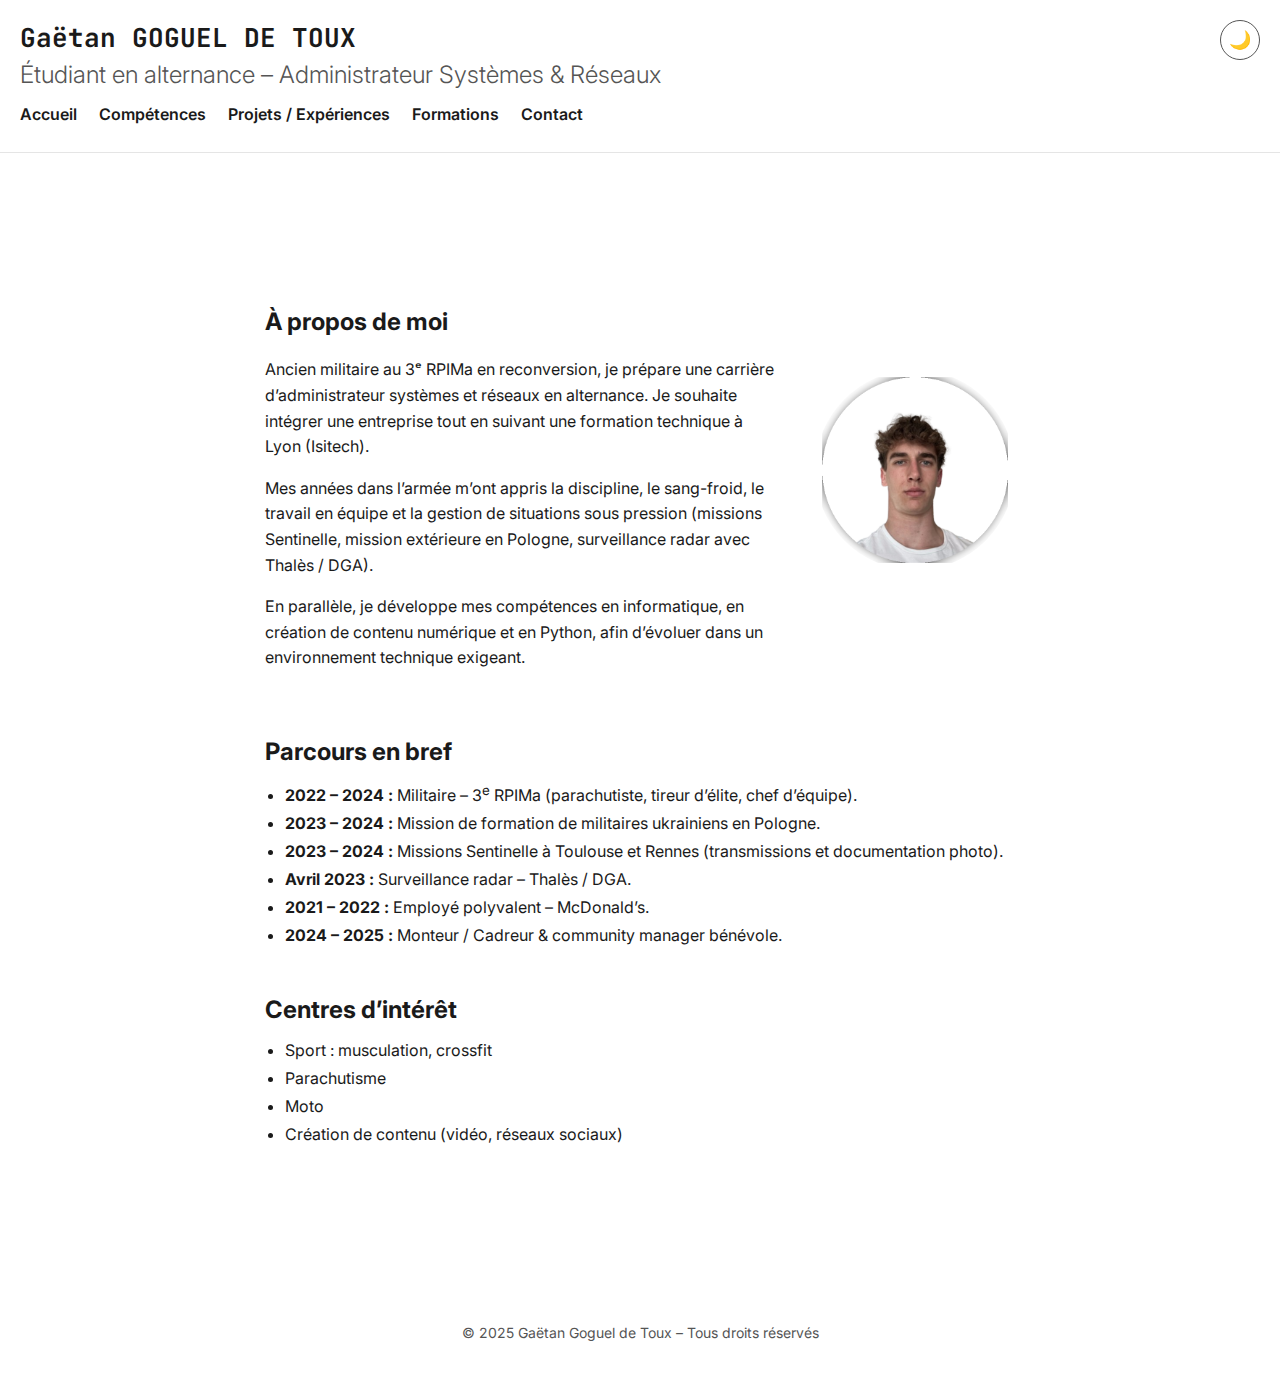
<file: index.html>
<!DOCTYPE html>
<html lang="fr">
<head>
    <meta charset="UTF-8">
    <meta name="viewport" content="width=device-width, initial-scale=1.0">
    <title>Portfolio - Gaëtan Goguel de Toux</title>
    <link rel="stylesheet" href="style.css">
</head>
<script src="style.js"></script>
</body>
</html>

<body>

<header>
    <h1>Gaëtan GOGUEL DE TOUX</h1>
    <h2>Étudiant en alternance – Administrateur Systèmes & Réseaux</h2>

    <nav>
        <ul>
            <li><a href="index.html">Accueil</a></li>
            <li><a href="competences.html">Compétences</a></li>
            <li><a href="projets.html">Projets / Expériences</a></li>
            <li><a href="certifications.html">Formations</a></li>
            <li><a href="contact.html">Contact</a></li>
        </ul>
    </nav>
    <button id="theme-toggle" aria-label="Changer de thème">🌞</button>
    <div id="theme-label" aria-live="polite"></div>

</header>

<main>

    <section id="apropos" class="apropos-section">
  <div class="apropos-text">
    <h2>À propos de moi</h2>

    <p>
      Ancien militaire au 3ᵉ RPIMa en reconversion, je prépare une carrière
      d’administrateur systèmes et réseaux en alternance. Je souhaite intégrer
      une entreprise tout en suivant une formation technique à Lyon (Isitech).
    </p>

    <p>
      Mes années dans l’armée m’ont appris la discipline, le sang-froid,
      le travail en équipe et la gestion de situations sous pression
      (missions Sentinelle, mission extérieure en Pologne, surveillance radar
      avec Thalès / DGA).
    </p>

    <p>
      En parallèle, je développe mes compétences en informatique, en création
      de contenu numérique et en Python, afin d’évoluer dans un environnement
      technique exigeant.
    </p>
  </div>

  <div class="apropos-photo">
    <img src="images/gaetan_profile_takuya_style.png" alt="Photo de Gaëtan">
  </div>
</section>


    <section id="parcours">
        <h2>Parcours en bref</h2>

        <ul>
            <li><strong>2022 – 2024 :</strong> Militaire – 3<sup>e</sup> RPIMa (parachutiste, tireur d’élite, chef d’équipe).</li>
            <li><strong>2023 – 2024 :</strong> Mission de formation de militaires ukrainiens en Pologne.</li>
            <li><strong>2023 – 2024 :</strong> Missions Sentinelle à Toulouse et Rennes (transmissions et documentation photo).</li>
            <li><strong>Avril 2023 :</strong> Surveillance radar – Thalès / DGA.</li>
            <li><strong>2021 – 2022 :</strong> Employé polyvalent – McDonald’s.</li>
            <li><strong>2024 – 2025 :</strong> Monteur / Cadreur & community manager bénévole.</li>
        </ul>
    </section>

    <section id="interets">
        <h2>Centres d’intérêt</h2>
        <ul>
            <li>Sport : musculation, crossfit</li>
            <li>Parachutisme</li>
            <li>Moto</li>
            <li>Création de contenu (vidéo, réseaux sociaux)</li>
        </ul>
    </section>

</main>

<footer>
    <p>© 2025 Gaëtan Goguel de Toux – Tous droits réservés</p>
</footer>

</body>
</html>
</file>
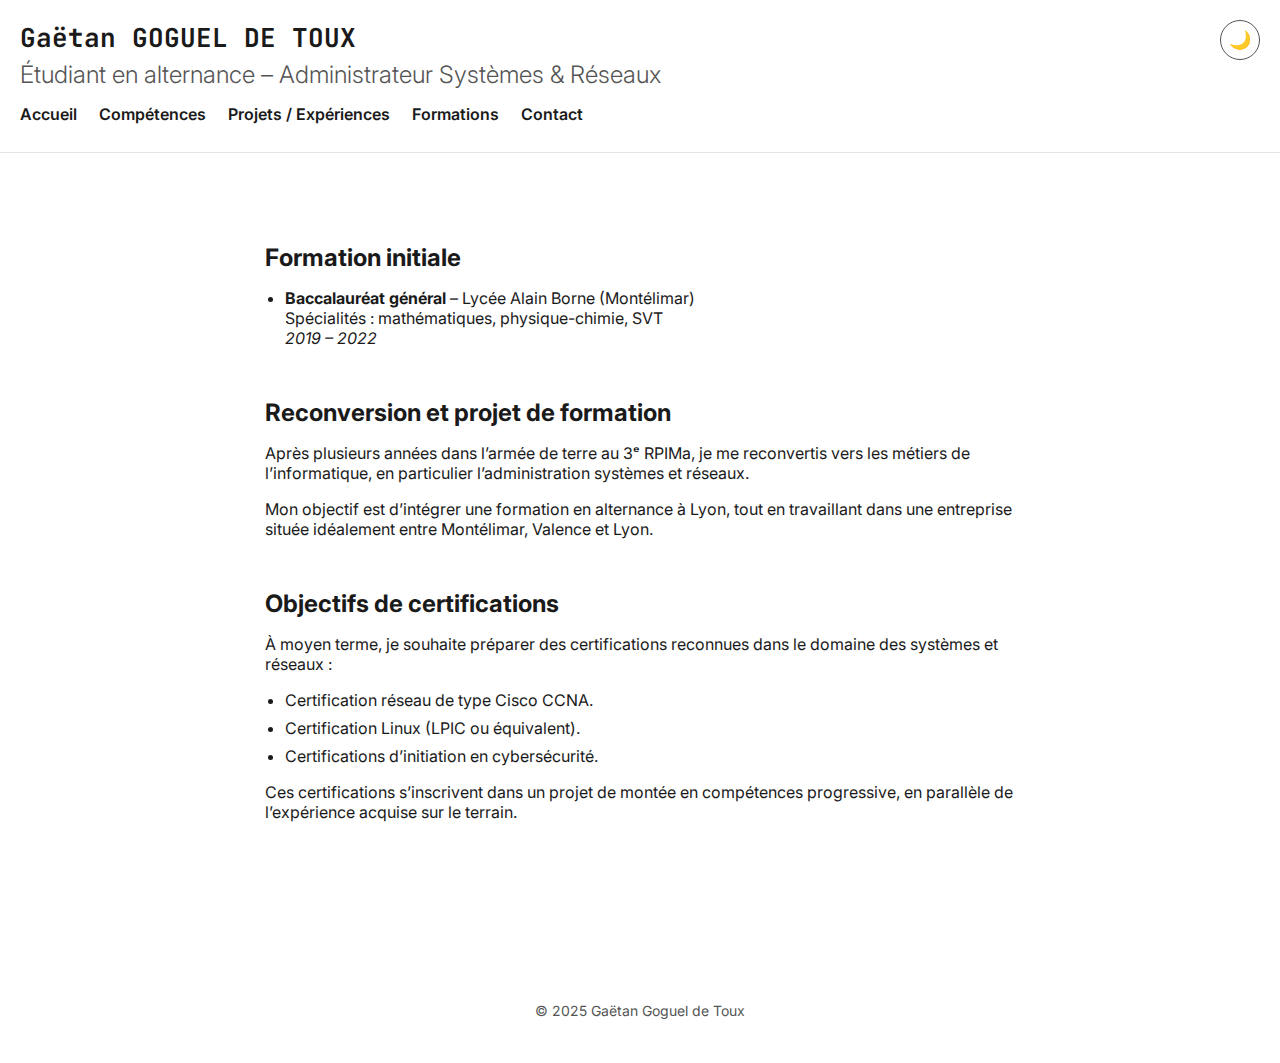
<file: certifications.html>
<!DOCTYPE html>
<html lang="fr">
<head>
    <meta charset="UTF-8">
    <meta name="viewport" content="width=device-width, initial-scale=1.0">
    <title>Formations – Gaëtan Goguel de Toux</title>
    <link rel="stylesheet" href="style.css">
</head>
<body class="theme-light">

<header>
    <h1>Gaëtan GOGUEL DE TOUX</h1>
    <h2>Étudiant en alternance – Administrateur Systèmes & Réseaux</h2>

    <nav>
        <ul>
            <li><a href="index.html">Accueil</a></li>
            <li><a href="competences.html">Compétences</a></li>
            <li><a href="projets.html">Projets / Expériences</a></li>
            <li><a href="certifications.html">Formations</a></li>
            <li><a href="contact.html">Contact</a></li>
        </ul>
    </nav>

    <button id="theme-toggle">🌞</button>
    <div id="theme-label" aria-live="polite"></div>
</header>

<main>

<section>
    <h2>Formation initiale</h2>

    <ul>
        <li>
            <strong>Baccalauréat général</strong> – Lycée Alain Borne (Montélimar)<br>
            Spécialités : mathématiques, physique-chimie, SVT<br>
            <em>2019 – 2022</em>
        </li>
    </ul>
</section>

<section>
    <h2>Reconversion et projet de formation</h2>

    <p>
        Après plusieurs années dans l’armée de terre au 3ᵉ RPIMa, je me reconvertis
        vers les métiers de l’informatique, en particulier l’administration systèmes
        et réseaux.
    </p>

    <p>
        Mon objectif est d’intégrer une formation en alternance à Lyon, tout en
        travaillant dans une entreprise située idéalement entre Montélimar,
        Valence et Lyon.
    </p>
</section>

<section>
    <h2>Objectifs de certifications</h2>

    <p>
        À moyen terme, je souhaite préparer des certifications reconnues dans le
        domaine des systèmes et réseaux :
    </p>

    <ul>
        <li>Certification réseau de type Cisco CCNA.</li>
        <li>Certification Linux (LPIC ou équivalent).</li>
        <li>Certifications d’initiation en cybersécurité.</li>
    </ul>

    <p>
        Ces certifications s’inscrivent dans un projet de montée en compétences
        progressive, en parallèle de l’expérience acquise sur le terrain.
    </p>
</section>

</main>

<footer>
    <p>© 2025 Gaëtan Goguel de Toux</p>
</footer>

<script src="style.js"></script>
</body>
</html>
</file>
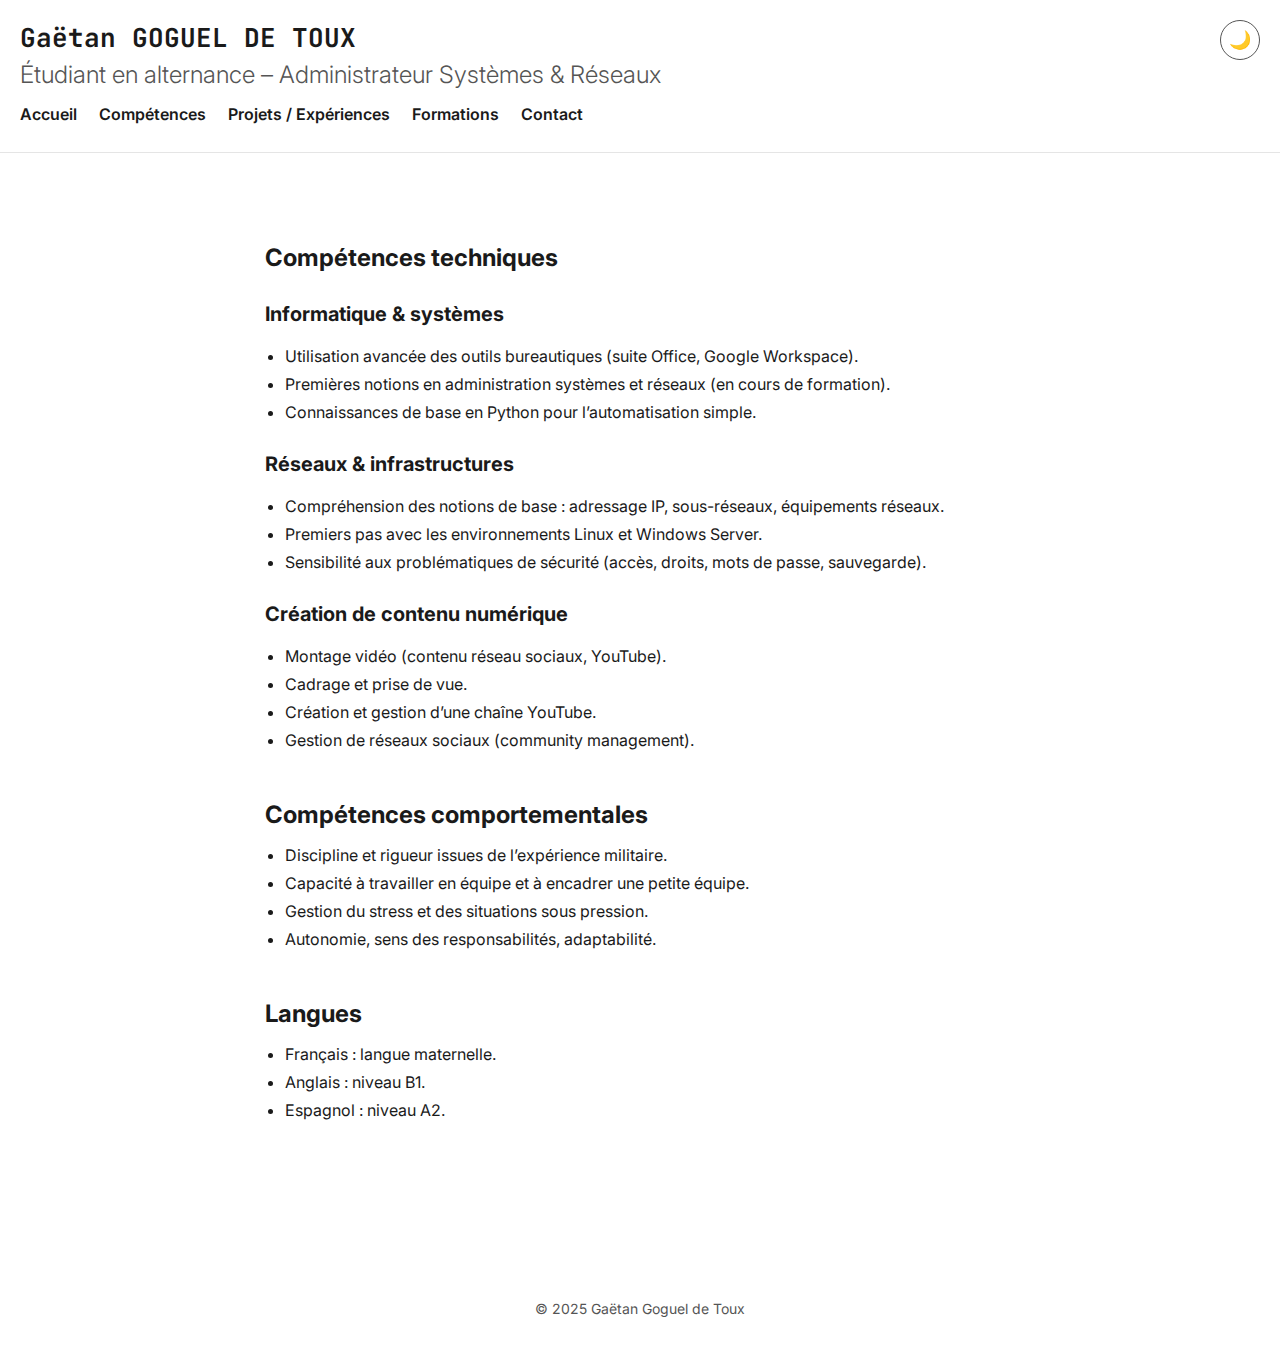
<file: competences.html>
<!DOCTYPE html>
<html lang="fr">
<head>
    <meta charset="UTF-8">
    <meta name="viewport" content="width=device-width, initial-scale=1.0">
    <title>Compétences – Gaëtan Goguel de Toux</title>
    <link rel="stylesheet" href="style.css">
</head>
<body class="theme-light">

<header>
    <h1>Gaëtan GOGUEL DE TOUX</h1>
    <h2>Étudiant en alternance – Administrateur Systèmes & Réseaux</h2>

    <nav>
        <ul>
            <li><a href="index.html">Accueil</a></li>
            <li><a href="competences.html">Compétences</a></li>
            <li><a href="projets.html">Projets / Expériences</a></li>
            <li><a href="certifications.html">Formations</a></li>
            <li><a href="contact.html">Contact</a></li>
        </ul>
    </nav>

    <button id="theme-toggle">🌞</button>
    <div id="theme-label" aria-live="polite"></div>
</header>

<main>

<section>
    <h2>Compétences techniques</h2>

    <h3>Informatique & systèmes</h3>
    <ul>
        <li>Utilisation avancée des outils bureautiques (suite Office, Google Workspace).</li>
        <li>Premières notions en administration systèmes et réseaux (en cours de formation).</li>
        <li>Connaissances de base en Python pour l’automatisation simple.</li>
    </ul>

    <h3>Réseaux & infrastructures</h3>
    <ul>
        <li>Compréhension des notions de base : adressage IP, sous-réseaux, équipements réseaux.</li>
        <li>Premiers pas avec les environnements Linux et Windows Server.</li>
        <li>Sensibilité aux problématiques de sécurité (accès, droits, mots de passe, sauvegarde).</li>
    </ul>

    <h3>Création de contenu numérique</h3>
    <ul>
        <li>Montage vidéo (contenu réseau sociaux, YouTube).</li>
        <li>Cadrage et prise de vue.</li>
        <li>Création et gestion d’une chaîne YouTube.</li>
        <li>Gestion de réseaux sociaux (community management).</li>
    </ul>
</section>

<section>
    <h2>Compétences comportementales</h2>
    <ul>
        <li>Discipline et rigueur issues de l’expérience militaire.</li>
        <li>Capacité à travailler en équipe et à encadrer une petite équipe.</li>
        <li>Gestion du stress et des situations sous pression.</li>
        <li>Autonomie, sens des responsabilités, adaptabilité.</li>
    </ul>
</section>

<section>
    <h2>Langues</h2>
    <ul>
        <li>Français : langue maternelle.</li>
        <li>Anglais : niveau B1.</li>
        <li>Espagnol : niveau A2.</li>
    </ul>
</section>

</main>

<footer>
    <p>© 2025 Gaëtan Goguel de Toux</p>
</footer>

<script src="style.js"></script>
</body>
</html>
</file>
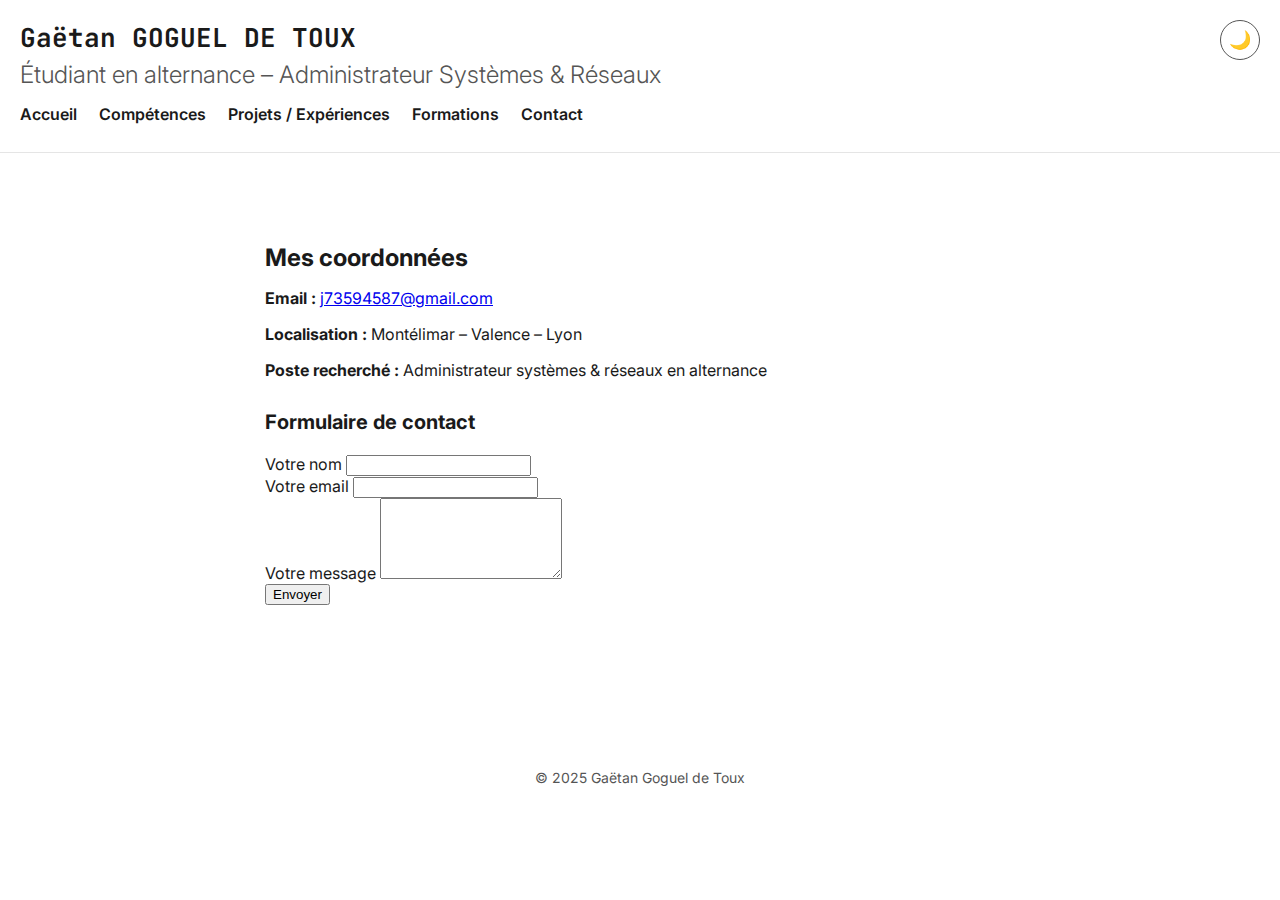
<file: contact.html>
<!DOCTYPE html>
<html lang="fr">
<head>
    <meta charset="UTF-8">
    <meta name="viewport" content="width=device-width, initial-scale=1.0">
    <title>Contact – Gaëtan Goguel de Toux</title>
    <link rel="stylesheet" href="style.css">
</head>
<body class="theme-light">

<header>
    <h1>Gaëtan GOGUEL DE TOUX</h1>
    <h2>Étudiant en alternance – Administrateur Systèmes & Réseaux</h2>

    <nav>
        <ul>
            <li><a href="index.html">Accueil</a></li>
            <li><a href="competences.html">Compétences</a></li>
            <li><a href="projets.html">Projets / Expériences</a></li>
            <li><a href="certifications.html">Formations</a></li>
            <li><a href="contact.html">Contact</a></li>
        </ul>
    </nav>

    <button id="theme-toggle">🌞</button>
    <div id="theme-label" aria-live="polite"></div>
</header>

<main>

<h2>Mes coordonnées</h2>

    <div class="card section-block">
        <div class="contact-info">
            <p><strong>Email :</strong> 
                <a href="mailto:j73594587@gmail.com">j73594587@gmail.com</a>
            </p>

            <p><strong>Localisation :</strong> 
                Montélimar – Valence – Lyon
            </p>

            <p><strong>Poste recherché :</strong> 
                Administrateur systèmes & réseaux en alternance
            </p>
        </div>
    </div>

<section class="section-block card" id="contact-form-section">
    <h3>Formulaire de contact</h3>

    <form
        id="contact-form"
        action="mailto:j73594587@gmail.com"
        method="post"
        enctype="text/plain">

        <div class="form-group">
            <label for="nom">Votre nom</label>
            <input type="text" id="nom" name="nom" required>
        </div>

        <div class="form-group">
            <label for="email">Votre email</label>
            <input type="email" id="email" name="email" required>
        </div>

        <div class="form-group">
            <label for="message">Votre message</label>
            <textarea id="message" name="message" rows="5" required></textarea>
        </div>

        <button type="submit" class="btn-primary">Envoyer</button>
    </form>
</section>

</main>

<footer>
    <p>© 2025 Gaëtan Goguel de Toux</p>
</footer>

<script src="style.js"></script>
</body>
</html>
</file>
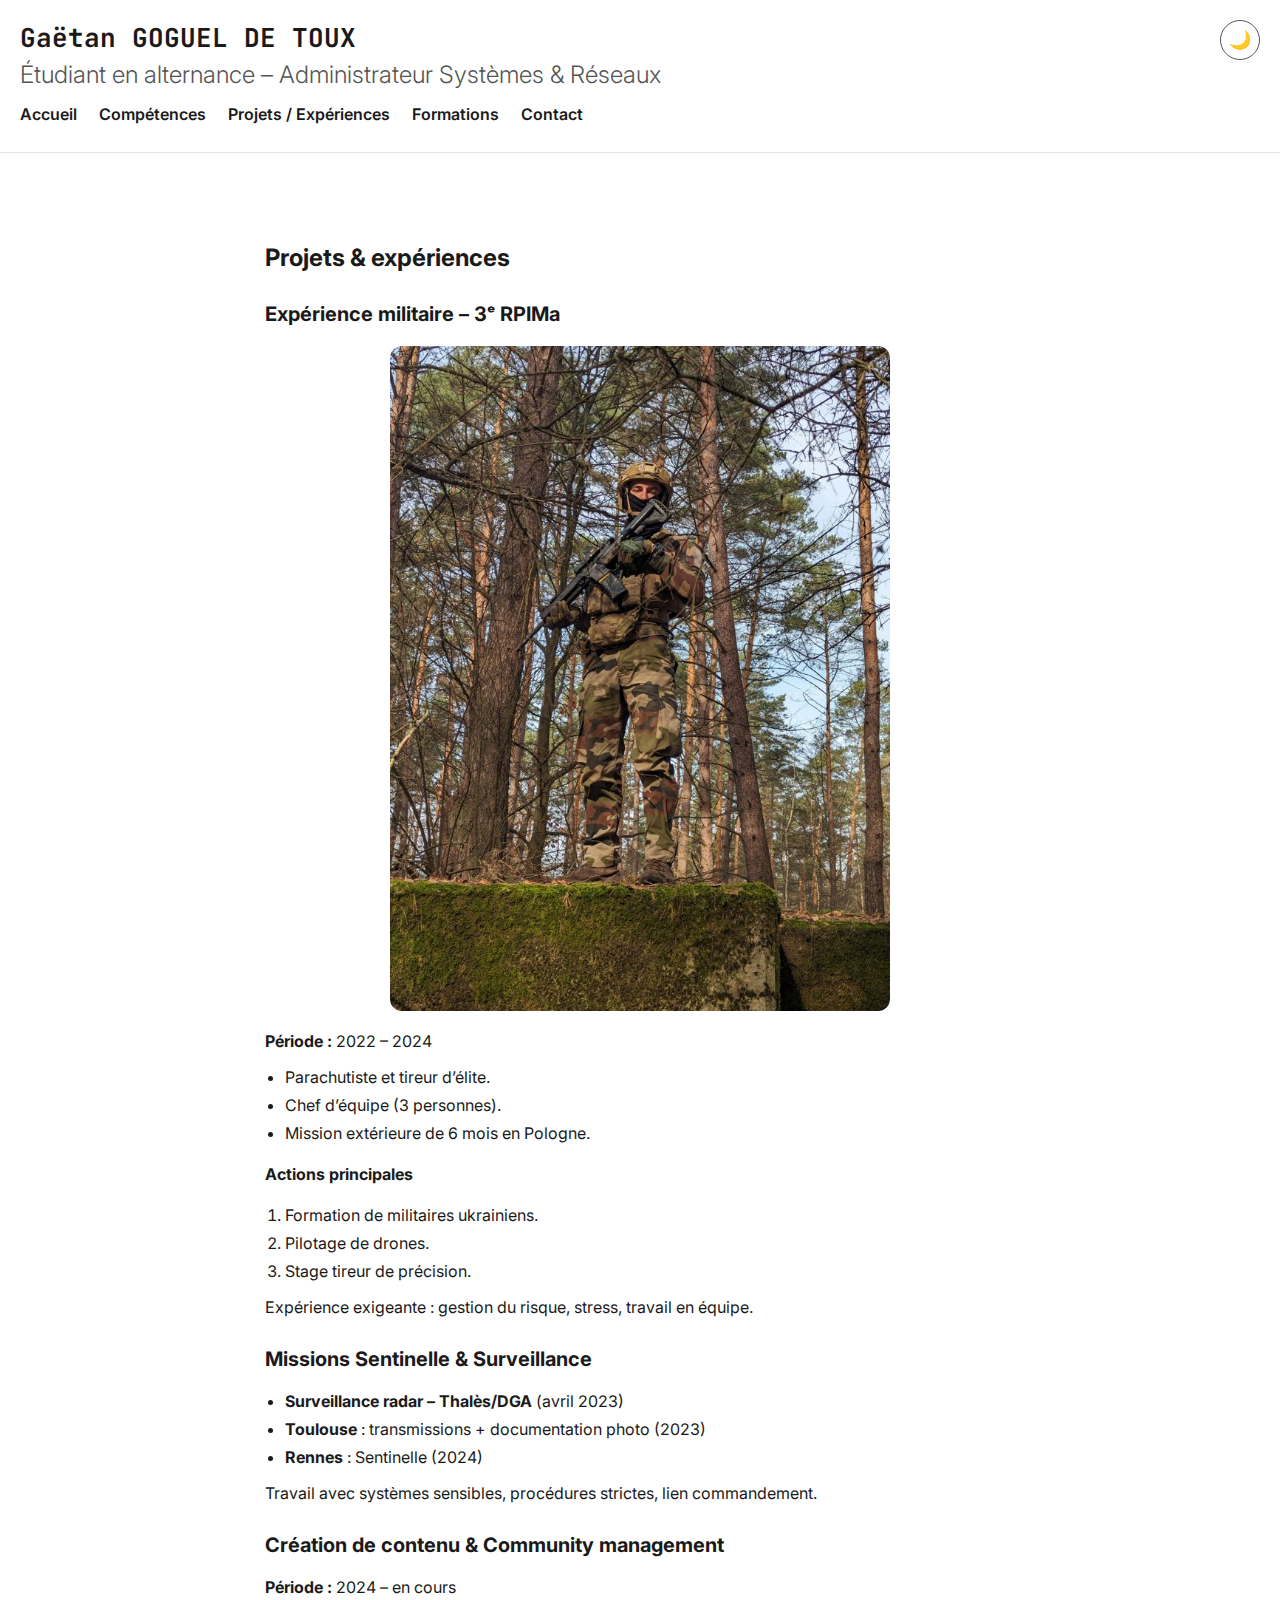
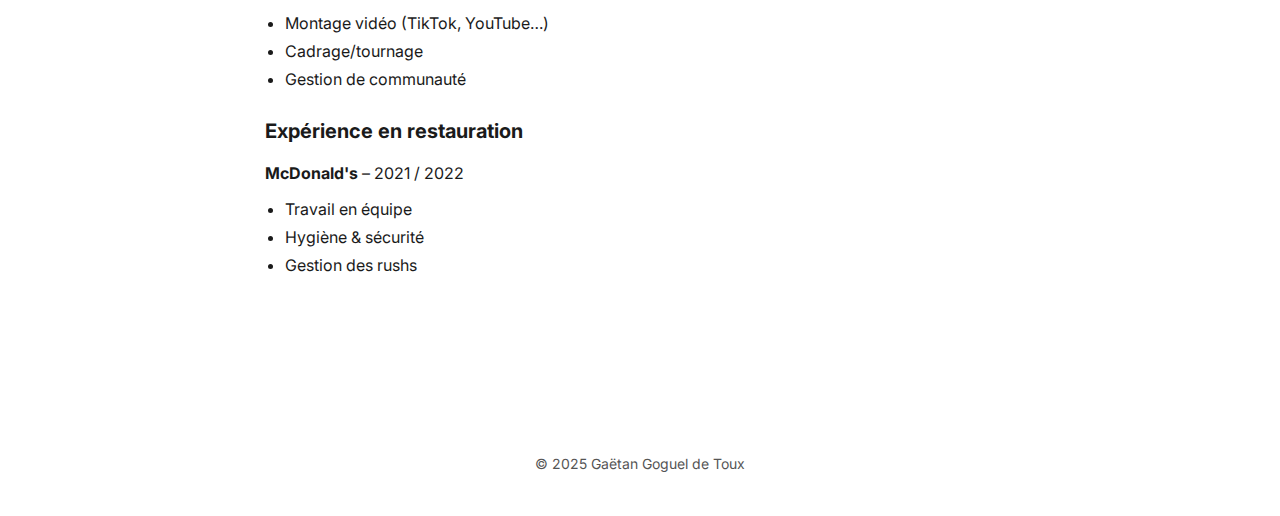
<file: projets.html>
<!DOCTYPE html>
<html lang="fr">
<head>
    <meta charset="UTF-8">
    <meta name="viewport" content="width=device-width, initial-scale=1.0">
    <title>Projets & expériences – Gaëtan Goguel de Toux</title>
    <link rel="stylesheet" href="style.css">
</head>
<body class="theme-light">

<header>
    <h1>Gaëtan GOGUEL DE TOUX</h1>
    <h2>Étudiant en alternance – Administrateur Systèmes & Réseaux</h2>

    <nav>
        <ul>
            <li><a href="index.html">Accueil</a></li>
            <li><a href="competences.html">Compétences</a></li>
            <li><a href="projets.html">Projets / Expériences</a></li>
            <li><a href="certifications.html">Formations</a></li>
            <li><a href="contact.html">Contact</a></li>
        </ul>
    </nav>

    <button id="theme-toggle">🌞</button>
    <div id="theme-label" aria-live="polite"></div>
</header>

<main>

<h2>Projets & expériences</h2>

<div class="card-grid">

    <section class="card">
        <h3>Expérience militaire – 3ᵉ RPIMa</h3>

        <img src="images/militaire.jpg"
             alt="Gaëtan en mission sur le terrain"
             class="projet-img">

        <p><strong>Période :</strong> 2022 – 2024</p>

        <ul>
            <li>Parachutiste et tireur d’élite.</li>
            <li>Chef d’équipe (3 personnes).</li>
            <li>Mission extérieure de 6 mois en Pologne.</li>
        </ul>

        <h4>Actions principales</h4>
        <ol>
            <li>Formation de militaires ukrainiens.</li>
            <li>Pilotage de drones.</li>
            <li>Stage tireur de précision.</li>
        </ol>

        <p>
            Expérience exigeante : gestion du risque, stress, travail en équipe.
        </p>
    </section>

    <section class="card">
        <h3>Missions Sentinelle & Surveillance</h3>

        <ul>
            <li><strong>Surveillance radar – Thalès/DGA</strong> (avril 2023)</li>
            <li><strong>Toulouse</strong> : transmissions + documentation photo (2023)</li>
            <li><strong>Rennes</strong> : Sentinelle (2024)</li>
        </ul>

        <p>
            Travail avec systèmes sensibles, procédures strictes, lien commandement.
        </p>
    </section>

    <section class="card">
        <h3>Création de contenu & Community management</h3>

        <p><strong>Période :</strong> 2024 – en cours</p>

        <ul>
            <li>Montage vidéo (TikTok, YouTube…)</li>
            <li>Cadrage/tournage</li>
            <li>Gestion de communauté</li>
        </ul>
    </section>

    <section class="card">
        <h3>Expérience en restauration</h3>
        <p><strong>McDonald's</strong> – 2021 / 2022</p>

        <ul>
            <li>Travail en équipe</li>
            <li>Hygiène & sécurité</li>
            <li>Gestion des rushs</li>
        </ul>
    </section>

</div>

</main>

<footer>
    <p>© 2025 Gaëtan Goguel de Toux</p>
</footer>

<script src="style.js"></script>
</body>
</html>
</file>
<file: style.css>
/* =========================================================
   1. POLICES
========================================================= */
@import url('https://fonts.googleapis.com/css2?family=Inter:wght@300;400;600;700&family=JetBrains+Mono:wght@400;700&display=swap');


/* =========================================================
   2. THEMES (LIGHT / DARK / HACKER)
========================================================= */

/* Valeurs par défaut (équivalent light avant que JS ne pose les classes) */
:root {
    --bg: #ffffff;
    --text: #1a1a1a;
    --secondary: #555;
    --link: #0066cc;
    --header-bg: #ffffff;
}

/* Thème clair */
body.theme-light {
    --bg: #ffffff;          /* BLANC PUR pour matcher ton image */
    --text: #1a1a1a;
    --secondary: #555;
    --link: #0066cc;
    --header-bg: #ffffff;
}

/* Thème sombre */
body.theme-dark {
    --bg: #0d1117;
    --text: #c9d1d9;
    --secondary: #8b949e;
    --link: #58a6ff;
    --header-bg: #161b22;
}

/* Thème hacker */
body.theme-hacker {
    --bg: #020d06;
    --text: #00ff7f;
    --secondary: #4af58c;
    --link: #7fffd4;
    --header-bg: #001a0c;
}


/* =========================================================
   3. GLOBAL
========================================================= */

body {
    margin: 0;
    padding: 0;
    font-family: "Inter", sans-serif;
    background: var(--bg);
    color: var(--text);
    transition: background 0.3s ease, color 0.3s ease;
}

main {
    max-width: 750px;
    margin: auto;
    padding: 40px 20px;
}

img {
    border-radius: 8px;
}

ul, ol {
    padding-left: 20px;
}

li {
    margin-bottom: 8px;
}


/* =========================================================
   4. HEADER (sticky + hide on scroll)
========================================================= */

header {
    padding: 20px;
    background: var(--header-bg);
    border-bottom: 1px solid rgba(0,0,0,0.1);
    position: sticky;
    top: 0;
    z-index: 10;
    transition:
        background 0.3s ease,
        transform 0.3s ease;
}

/* caché quand on scrolle vers le bas */
header.hide {
    transform: translateY(-100%);
}

header h1 {
    font-family: "JetBrains Mono", monospace;
    margin: 0;
    font-size: 26px;
}

header h2 {
    font-weight: 300;
    margin: 5px 0 15px;
    color: var(--secondary);
}


/* =========================================================
   5. NAVIGATION
========================================================= */

nav ul {
    list-style: none;
    padding: 0;
    margin: 0;
}

nav ul li {
    display: inline-block;
    margin-right: 18px;
}

nav a {
    color: var(--text);
    text-decoration: none;
    font-weight: 600;
    transition: color 0.2s ease;
}

nav a:hover {
    color: var(--link);
}


/* =========================================================
   6. BOUTON DE THÈME + LABEL
========================================================= */

#theme-toggle {
    position: absolute;
    top: 20px;
    right: 20px;
    background: transparent;
    border: 1px solid var(--secondary);
    border-radius: 50%;
    width: 40px;
    height: 40px;
    font-size: 18px;
    cursor: pointer;
    color: var(--text);

    display: flex;
    align-items: center;
    justify-content: center;

    transition:
        transform 0.25s ease,
        background-color 0.25s ease,
        border-color 0.25s ease,
        box-shadow 0.25s ease;
}

#theme-toggle:hover {
    border-color: var(--text);
    transform: translateY(-1px);
    box-shadow: 0 6px 12px rgba(0, 0, 0, 0.15);
}

/* anim clic */
#theme-toggle.theme-toggle-anim {
    transform: rotate(180deg) scale(1.1);
    background-color: rgba(0, 0, 0, 0.04);
}

/* texte du thème */
#theme-label {
    position: absolute;
    top: 70px;
    right: 20px;
    font-size: 12px;
    opacity: 0.9;
    color: var(--secondary);
}

/* anim texte thème */
#theme-label.theme-label-anim {
    animation: themeLabelFade 0.4s ease;
}

@keyframes themeLabelFade {
    from {
        opacity: 0;
        transform: translateY(4px);
    }
    to {
        opacity: 1;
        transform: translateY(0);
    }
}

/* couleurs label par thème (optionnel) */
body.theme-dark #theme-label {
    color: #58a6ff;
}

body.theme-hacker #theme-label {
    color: #7fffd4;
}


/* =========================================================
   7. TITRES
========================================================= */

h2 {
    margin-top: 50px;
    margin-bottom: 15px;
    font-size: 24px;
    font-weight: 700;
}

h3 {
    margin-top: 30px;
    font-size: 20px;
}


/* =========================================================
   8. SECTIONS SPÉCIFIQUES
========================================================= */

/* --- À propos : texte gauche / photo droite --- */
.apropos-section {
    display: flex;
    align-items: center;
    justify-content: space-between;
    gap: 40px;
    margin-top: 60px;
}

.apropos-text {
    flex: 1;
    line-height: 1.6;
}

/* bloc photo */
.apropos-photo {
    flex: 0 0 auto;
    display: flex;
    justify-content: flex-end;
}

/* ⚠️ Image de profil
   - on part de gaetan_profile_circle_no_shadow.png (cercle + fond transparent)
   - on ne rajoute PAS d'ombre en thème clair pour éviter l'anneau
*/
.apropos-photo img {
    width: 200px;
    height: 200px;
    border-radius: 50%;
    object-fit: cover;
    display: block;
    box-shadow: none; /* thème clair : aucune ombre */
}

/* On peut ajouter une ombre légère uniquement sur les thèmes sombres si tu veux */
body.theme-dark .apropos-photo img,
body.theme-hacker .apropos-photo img {
    box-shadow: 0 0 25px rgba(0, 0, 0, 0.45);
}

/* --- Image de projet --- */
.projet-img {
    width: 100%;
    max-width: 500px;
    border-radius: 12px;
    display: block;
    margin: 20px auto;
}


/* =========================================================
   9. FOOTER
========================================================= */

footer {
    margin-top: 80px;
    padding: 30px 20px;
    text-align: center;
    color: var(--secondary);
    font-size: 14px;
}


/* =========================================================
   10. RESPONSIVE
========================================================= */

@media (max-width: 900px) {
    .apropos-section {
        flex-direction: column;
        text-align: center;
    }

    .apropos-photo {
        justify-content: center;
    }

    .apropos-photo img {
        margin-top: 20px;
    }
}
</file>
